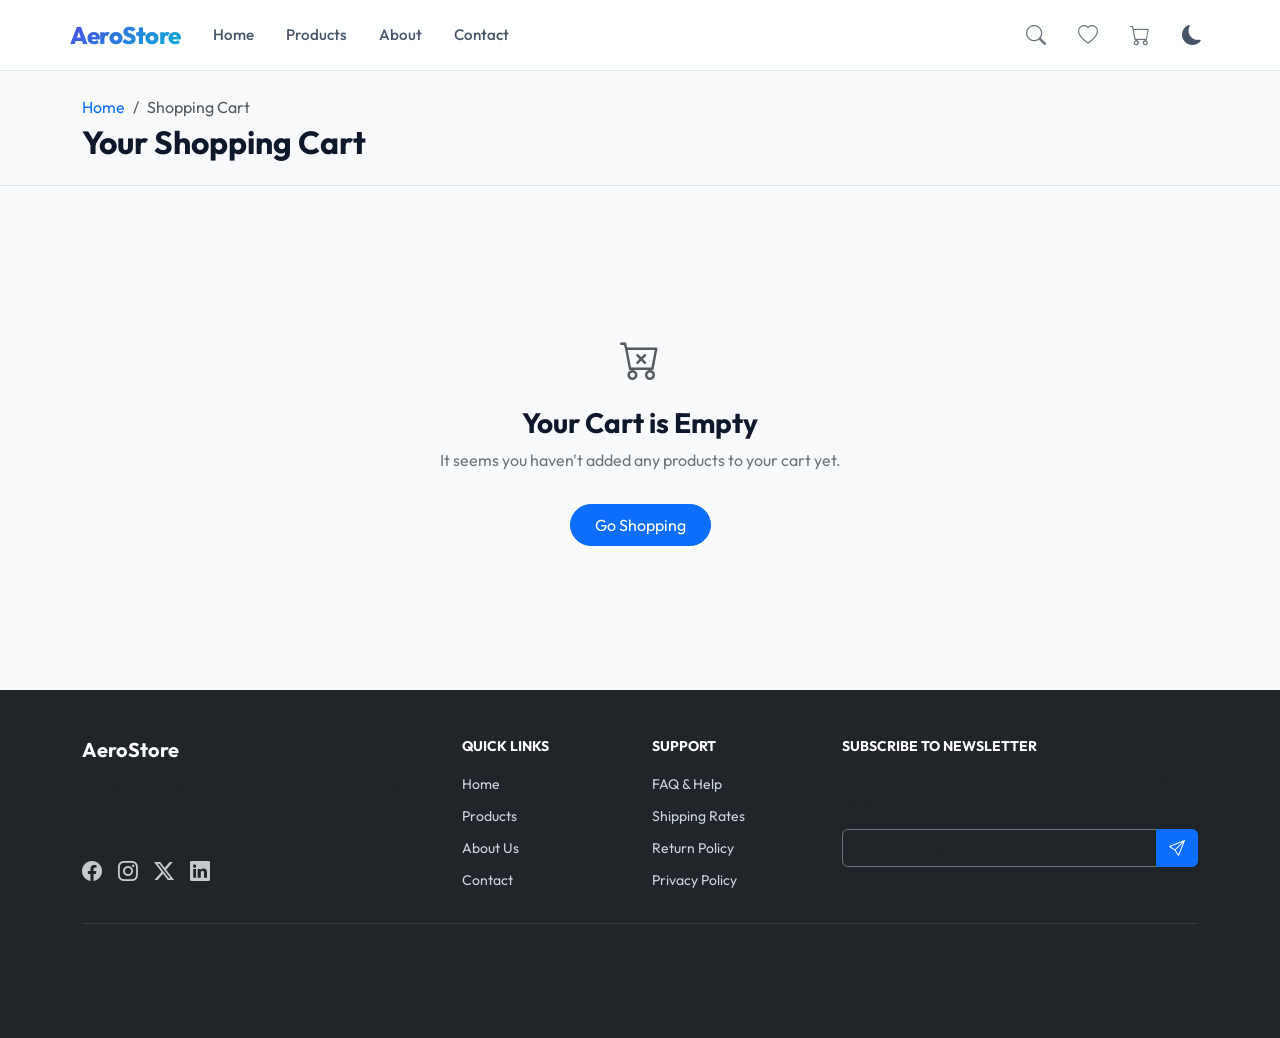
<file: cart.html>
<!DOCTYPE html>
<html lang="en" data-bs-theme="light">
<head>
  <meta charset="UTF-8">
  <meta name="viewport" content="width=device-width, initial-scale=1.0">
  <title>AeroStore - Shopping Cart</title>
  <meta name="description" content="Manage your shopping cart items, modify item quantities, remove products, and complete checkout.">
  
  <!-- Google Fonts -->
  <link rel="preconnect" href="https://fonts.googleapis.com">
  <link rel="preconnect" href="https://fonts.gstatic.com" crossorigin>
  <link href="https://fonts.googleapis.com/css2?family=Outfit:wght@300;400;500;600;700;800&display=swap" rel="stylesheet">
  
  <!-- Bootstrap 5 CSS CDN -->
  <link href="https://cdn.jsdelivr.net/npm/bootstrap@5.3.2/dist/css/bootstrap.min.css" rel="stylesheet" integrity="sha384-T3c6CoIi6uLrA9TneNEoa7RxnatzjcDSCmG1MXxSR1GAsXEV/Dwwykc2MPK8M2HN" crossorigin="anonymous">
  
  <!-- Bootstrap Icons CDN -->
  <link rel="stylesheet" href="https://cdn.jsdelivr.net/npm/bootstrap-icons@1.11.1/font/bootstrap-icons.css">
  
  <!-- Custom CSS (Modular Architecture) -->
  <link rel="stylesheet" href="css/style.css">
  <link rel="stylesheet" href="css/navbar.css">
  <link rel="stylesheet" href="css/hero.css">
  <link rel="stylesheet" href="css/categories.css">
  <link rel="stylesheet" href="css/products.css">
  <link rel="stylesheet" href="css/cart.css">
  <link rel="stylesheet" href="css/wishlist.css">
  <link rel="stylesheet" href="css/about.css">
  <link rel="stylesheet" href="css/contact.css">
  <link rel="stylesheet" href="css/footer.css">
  <link rel="stylesheet" href="css/utilities.css">
  <link rel="stylesheet" href="css/responsive.css">
</head>
<body>

  <!-- Header / Navigation -->
  <header class="glass-header">
    <nav class="navbar navbar-expand-lg container">
      <div class="container-fluid px-0">
        <a class="navbar-brand" href="index.html">AeroStore</a>
        
        <div class="d-flex align-items-center gap-2 d-lg-none">
          <!-- Mobile Theme Toggle -->
          <button class="theme-toggle-btn" aria-label="Toggle Theme"><i class="bi bi-moon-fill"></i></button>
          
          <!-- Mobile Wishlist -->
          <a href="wishlist.html" class="position-relative text-secondary p-2" aria-label="Wishlist">
            <i class="bi bi-heart fs-5"></i>
            <span class="badge rounded-pill badge-cart badge-wishlist-count" style="display: none;">0</span>
          </a>
          
          <!-- Mobile Cart -->
          <a href="cart.html" class="position-relative text-secondary p-2 active" aria-label="Cart">
            <i class="bi bi-cart fs-5"></i>
            <span class="badge rounded-pill badge-cart badge-cart-count" style="display: none;">0</span>
          </a>
          
          <button class="navbar-toggler" type="button" data-bs-toggle="collapse" data-bs-target="#navbarNav" aria-controls="navbarNav" aria-expanded="false" aria-label="Toggle navigation">
            <i class="bi bi-list fs-3 text-secondary"></i>
          </button>
        </div>

        <div class="collapse navbar-collapse" id="navbarNav">
          <ul class="navbar-nav me-auto mb-2 mb-lg-0 mt-3 mt-lg-0">
            <li class="nav-item">
              <a class="nav-link" href="index.html">Home</a>
            </li>
            <li class="nav-item">
              <a class="nav-link" href="products.html">Products</a>
            </li>
            <li class="nav-item">
              <a class="nav-link" href="about.html">About</a>
            </li>
            <li class="nav-item">
              <a class="nav-link" href="contact.html">Contact</a>
            </li>
          </ul>
          
          <!-- Desktop Navbar Icons -->
          <div class="d-none d-lg-flex align-items-center gap-3">
            <a href="products.html" class="text-secondary p-2" title="Search"><i class="bi bi-search fs-5"></i></a>
            
            <a href="wishlist.html" class="position-relative text-secondary p-2" title="Wishlist">
              <i class="bi bi-heart fs-5"></i>
              <span class="badge rounded-pill badge-cart badge-wishlist-count" style="display: none;">0</span>
            </a>
            
            <a href="cart.html" class="position-relative text-secondary p-2 active" title="Cart">
              <i class="bi bi-cart fs-5"></i>
              <span class="badge rounded-pill badge-cart badge-cart-count" style="display: none;">0</span>
            </a>
            
            <button class="theme-toggle-btn" title="Toggle Theme" aria-label="Toggle Theme"><i class="bi bi-moon-fill"></i></button>
          </div>
        </div>
      </div>
    </nav>
  </header>

  <!-- Page Title -->
  <section class="py-4 bg-body-tertiary border-bottom">
    <div class="container">
      <nav aria-label="breadcrumb">
        <ol class="breadcrumb mb-1">
          <li class="breadcrumb-item"><a href="index.html" class="text-decoration-none">Home</a></li>
          <li class="breadcrumb-item active" aria-current="page">Shopping Cart</li>
        </ol>
      </nav>
      <h1 class="fw-bold mb-0 fs-2">Your Shopping Cart</h1>
    </div>
  </section>

  <!-- Cart Content Panel -->
  <main class="py-5">
    <div class="container">
      
      <!-- Cart Grid Layout -->
      <div class="row g-4" id="cart-main-row">
        
        <!-- Left: Items list -->
        <div class="col-lg-8">
          <div class="cart-table-container shadow-sm p-4 bg-body">
            
            <!-- Table Header (hidden on mobile) -->
            <div class="row d-none d-md-flex pb-3 border-bottom text-muted small fw-bold">
              <div class="col-md-6">Product Description</div>
              <div class="col-md-2 text-center">Unit Price</div>
              <div class="col-md-2 text-center">Quantity</div>
              <div class="col-md-2 text-end">Total Price</div>
            </div>

            <!-- Cart Items Holder -->
            <div id="cart-items-holder">
              <!-- Dynamically populated via js/cart.js -->
            </div>

          </div>
        </div>

        <!-- Right: Order Summary Sidebar -->
        <div class="col-lg-4">
          <div class="summary-card shadow-sm">
            <h4 class="fw-bold mb-4">Order Summary</h4>
            
            <div class="d-flex justify-content-between mb-2">
              <span class="text-secondary">Subtotal</span>
              <span class="fw-bold" id="cart-subtotal">$0.00</span>
            </div>
            
            <div class="d-flex justify-content-between mb-2">
              <span class="text-secondary">Shipping</span>
              <span class="fw-bold" id="cart-shipping">$0.00</span>
            </div>
            
            <div class="d-flex justify-content-between mb-2">
              <span class="text-secondary">Estimated Tax (8%)</span>
              <span class="fw-bold" id="cart-tax">$0.00</span>
            </div>

            <!-- Promo code input -->
            <div class="my-4">
              <label for="promo-input" class="form-label fw-semibold text-secondary small">Promo Code (Try: SAVE10)</label>
              <div class="input-group">
                <input type="text" id="promo-input" class="form-control" placeholder="Discount code">
                <button class="btn btn-outline-secondary" type="button" id="promo-btn">Apply</button>
              </div>
              <div class="form-text text-success small d-none" id="promo-feedback">Promo code applied successfully (10% Off)!</div>
            </div>

            <hr class="border-light-subtle my-3">

            <div class="d-flex justify-content-between align-items-center mb-4">
              <span class="fw-bold fs-5">Estimated Total</span>
              <span class="fw-bold fs-4 text-primary" id="cart-total">$0.00</span>
            </div>

            <button class="btn btn-primary w-100 btn-lg rounded-pill" id="btn-proceed-checkout">
              Proceed to Checkout <i class="bi bi-arrow-right ms-2"></i>
            </button>
          </div>
        </div>

      </div>

      <!-- Empty State -->
      <div class="text-center py-5 my-5 d-none" id="cart-empty-state">
        <i class="bi bi-cart-x fs-1 text-muted d-block mb-3"></i>
        <h3 class="fw-bold">Your Cart is Empty</h3>
        <p class="text-secondary">It seems you haven't added any products to your cart yet.</p>
        <a href="products.html" class="btn btn-primary rounded-pill mt-3 px-4 py-2">Go Shopping</a>
      </div>

    </div>
  </main>

  <!-- Checkout Modal (Mock Details Form) -->
  <div class="modal fade" id="checkoutModal" tabindex="-1" aria-labelledby="checkoutModalLabel" aria-hidden="true">
    <div class="modal-dialog modal-dialog-centered modal-lg">
      <div class="modal-content border-0 glass-card shadow-lg">
        <div class="modal-header border-bottom">
          <h5 class="modal-title fw-bold" id="checkoutModalLabel"><i class="bi bi-credit-card me-2 text-primary"></i>Checkout Shipping & Payment</h5>
          <button type="button" class="btn-close" data-bs-dismiss="modal" aria-label="Close"></button>
        </div>
        <div class="modal-body p-4">
          <form id="checkout-form" class="needs-validation" novalidate>
            <div class="row g-3">
              
              <!-- Personal Info -->
              <h6 class="fw-bold text-primary mb-1 mt-0">Customer details</h6>
              <div class="col-sm-6">
                <label for="c-first-name" class="form-label small">First Name</label>
                <input type="text" class="form-control" id="c-first-name" placeholder="John" required>
                <div class="invalid-feedback">First name is required.</div>
              </div>
              <div class="col-sm-6">
                <label for="c-last-name" class="form-label small">Last Name</label>
                <input type="text" class="form-control" id="c-last-name" placeholder="Doe" required>
                <div class="invalid-feedback">Last name is required.</div>
              </div>
              <div class="col-12">
                <label for="c-email" class="form-label small">Email Address</label>
                <input type="email" class="form-control" id="c-email" placeholder="john@example.com" required>
                <div class="invalid-feedback">Please enter a valid email address.</div>
              </div>

              <!-- Shipping Info -->
              <h6 class="fw-bold text-primary mb-1 mt-3">Shipping Address</h6>
              <div class="col-12">
                <label for="c-address" class="form-label small">Street Address</label>
                <input type="text" class="form-control" id="c-address" placeholder="123 Main St" required>
                <div class="invalid-feedback">Please enter your shipping address.</div>
              </div>
              <div class="col-sm-6">
                <label for="c-city" class="form-label small">City</label>
                <input type="text" class="form-control" id="c-city" placeholder="San Francisco" required>
                <div class="invalid-feedback">City is required.</div>
              </div>
              <div class="col-sm-3">
                <label for="c-state" class="form-label small">State</label>
                <input type="text" class="form-control" id="c-state" placeholder="CA" required>
                <div class="invalid-feedback">State required.</div>
              </div>
              <div class="col-sm-3">
                <label for="c-zip" class="form-label small">Zip Code</label>
                <input type="text" class="form-control" id="c-zip" placeholder="94111" required>
                <div class="invalid-feedback">Zip required.</div>
              </div>

              <!-- Payment details -->
              <h6 class="fw-bold text-primary mb-1 mt-3">Payment Info</h6>
              <div class="col-12">
                <label for="c-card-name" class="form-label small">Name on Card</label>
                <input type="text" class="form-control" id="c-card-name" placeholder="John Doe" required>
                <div class="invalid-feedback">Name on card is required.</div>
              </div>
              <div class="col-md-6">
                <label for="c-card-number" class="form-label small">Credit Card Number</label>
                <input type="text" class="form-control" id="c-card-number" placeholder="1111-2222-3333-4444" required pattern="\d{4}-\d{4}-\d{4}-\d{4}">
                <div class="form-text text-muted small">Format: 1111-2222-3333-4444</div>
                <div class="invalid-feedback">Enter card number in 16-digit dashed format.</div>
              </div>
              <div class="col-md-3 col-6">
                <label for="c-card-exp" class="form-label small">Expiration</label>
                <input type="text" class="form-control" id="c-card-exp" placeholder="MM/YY" required pattern="\d{2}/\d{2}">
                <div class="invalid-feedback">Format MM/YY required.</div>
              </div>
              <div class="col-md-3 col-6">
                <label for="c-card-cvv" class="form-label small">CVV</label>
                <input type="text" class="form-control" id="c-card-cvv" placeholder="123" required pattern="\d{3}">
                <div class="invalid-feedback">3-digit CVV required.</div>
              </div>

            </div>

            <hr class="border-light-subtle my-4">

            <div class="d-flex gap-3 justify-content-end">
              <button type="button" class="btn btn-outline-secondary rounded-pill" data-bs-dismiss="modal">Cancel</button>
              <button type="submit" class="btn btn-primary rounded-pill px-4" id="btn-submit-checkout">Place Order</button>
            </div>
          </form>
        </div>
      </div>
    </div>
  </div>

  <!-- Footer -->
  <footer class="bg-dark text-light py-5">
    <div class="container">
      <div class="row g-4">
        <div class="col-lg-4 col-md-6">
          <h5 class="fw-bold text-white mb-3">AeroStore</h5>
          <p class="text-muted small">Elevating your lifestyle through curated high-quality products. Experiential E-Commerce engineered for modern users.</p>
          <div class="d-flex gap-3 mt-3">
            <a href="#" class="text-white opacity-75 hover-primary"><i class="bi bi-facebook fs-5"></i></a>
            <a href="#" class="text-white opacity-75 hover-primary"><i class="bi bi-instagram fs-5"></i></a>
            <a href="#" class="text-white opacity-75 hover-primary"><i class="bi bi-twitter-x fs-5"></i></a>
            <a href="#" class="text-white opacity-75 hover-primary"><i class="bi bi-linkedin fs-5"></i></a>
          </div>
        </div>
        <div class="col-lg-2 col-md-6">
          <h6 class="text-uppercase fw-bold text-white mb-3 small">Quick Links</h6>
          <ul class="list-unstyled mb-0">
            <li class="mb-2"><a href="index.html" class="small">Home</a></li>
            <li class="mb-2"><a href="products.html" class="small">Products</a></li>
            <li class="mb-2"><a href="about.html" class="small">About Us</a></li>
            <li class="mb-2"><a href="contact.html" class="small">Contact</a></li>
          </ul>
        </div>
        <div class="col-lg-2 col-md-6">
          <h6 class="text-uppercase fw-bold text-white mb-3 small">Support</h6>
          <ul class="list-unstyled mb-0">
            <li class="mb-2"><a href="#" class="small">FAQ & Help</a></li>
            <li class="mb-2"><a href="#" class="small">Shipping Rates</a></li>
            <li class="mb-2"><a href="#" class="small">Return Policy</a></li>
            <li class="mb-2"><a href="#" class="small">Privacy Policy</a></li>
          </ul>
        </div>
        <div class="col-lg-4 col-md-6">
          <h6 class="text-uppercase fw-bold text-white mb-3 small">Subscribe to Newsletter</h6>
          <p class="text-muted small">Stay updated on our latest product drops and exclusive sales.</p>
          <div class="input-group mb-3">
            <input type="email" class="form-control bg-transparent border-secondary text-white small" placeholder="Enter your email" aria-label="Enter your email">
            <button class="btn btn-primary" type="button"><i class="bi bi-send"></i></button>
          </div>
        </div>
      </div>
      <hr class="border-secondary my-4">
      <div class="row align-items-center">
        <div class="col-md-6 text-center text-md-start">
          <p class="mb-0 text-muted small">&copy; 2026 AeroStore. All rights reserved.</p>
        </div>
        <div class="col-md-6 text-center text-md-end mt-2 mt-md-0">
          <div class="d-inline-flex gap-3">
            <i class="bi bi-cc-visa text-muted fs-4"></i>
            <i class="bi bi-cc-mastercard text-muted fs-4"></i>
            <i class="bi bi-paypal text-muted fs-4"></i>
          </div>
        </div>
      </div>
    </div>
  </footer>

  <!-- Bootstrap 5 Bundle JS CDN (including Popper) -->
  <script src="https://cdn.jsdelivr.net/npm/bootstrap@5.3.2/dist/js/bootstrap.bundle.min.js" integrity="sha384-C6RzsynM9kWDrMNeT87bh95OGNyZPhcTNXj1NW7RuBCsyN/o0jlpcV8Qyq46cDfL" crossorigin="anonymous"></script>
  
  <!-- Products Mock Data -->
  <script src="js/products-data.js"></script>
  
  <!-- Core Main JS -->
  <script src="js/main.js"></script>
  
  <!-- Page Specific JS -->
  <script src="js/cart.js"></script>
</body>
</html>
</file>
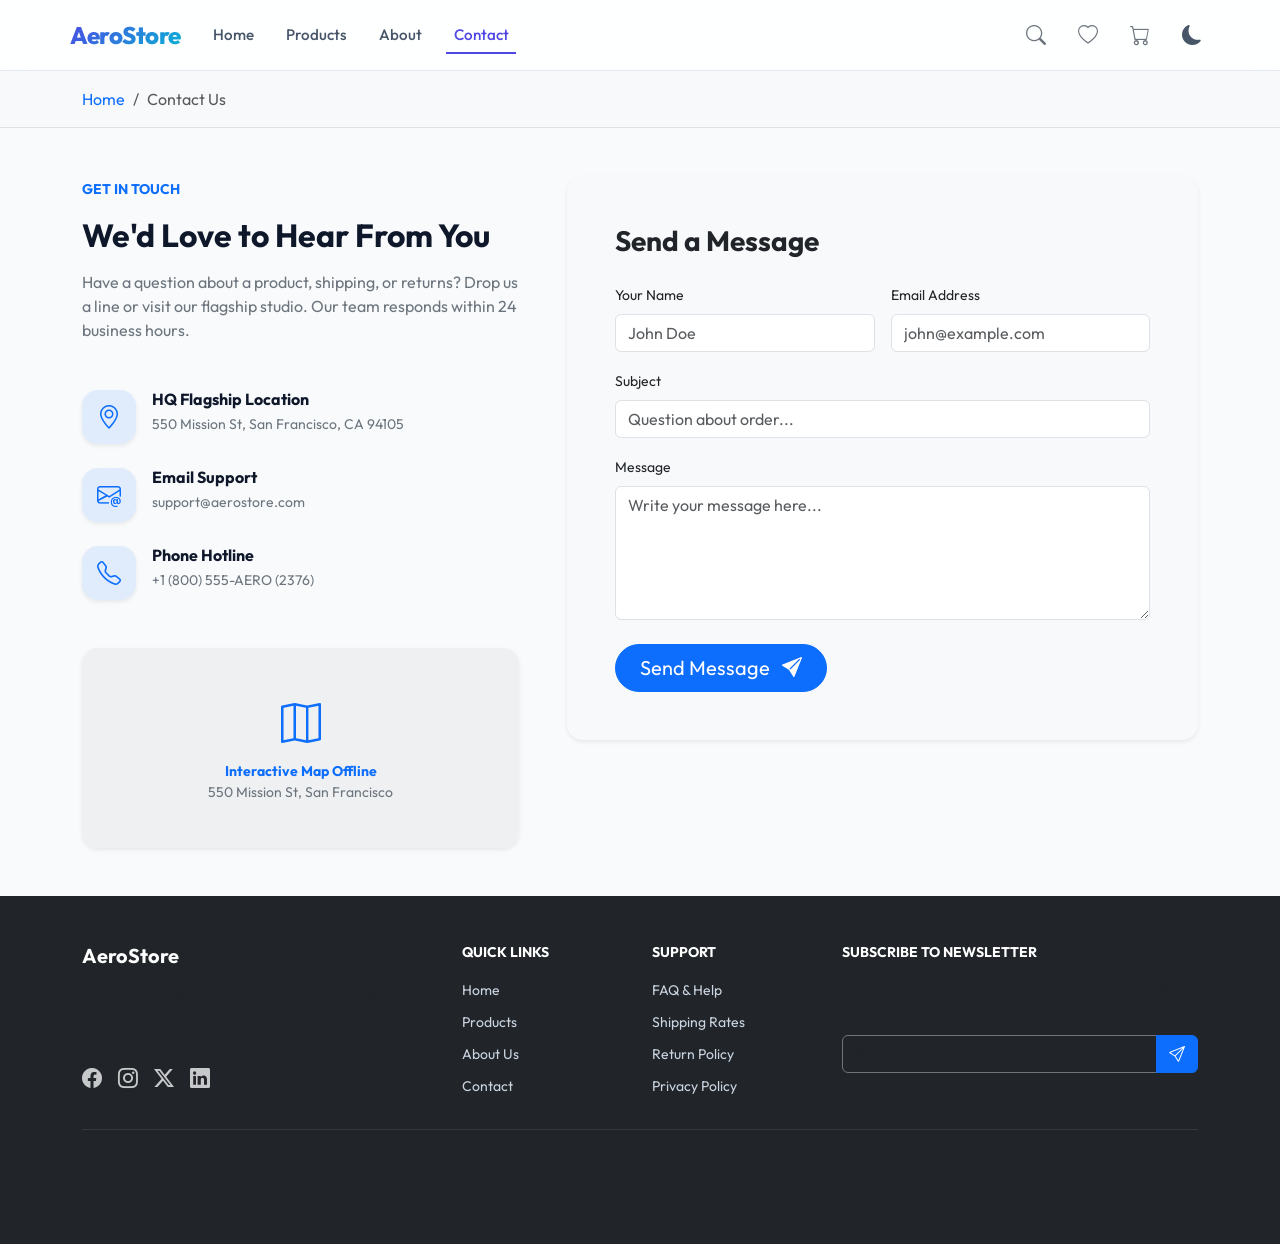
<file: contact.html>
<!DOCTYPE html>
<html lang="en" data-bs-theme="light">
<head>
  <meta charset="UTF-8">
  <meta name="viewport" content="width=device-width, initial-scale=1.0">
  <title>AeroStore - Contact Us</title>
  <meta name="description" content="Reach out to the AeroStore customer experience team. Send us a message, find our office coordinates, or dial support.">
  
  <!-- Google Fonts -->
  <link rel="preconnect" href="https://fonts.googleapis.com">
  <link rel="preconnect" href="https://fonts.gstatic.com" crossorigin>
  <link href="https://fonts.googleapis.com/css2?family=Outfit:wght@300;400;500;600;700;800&display=swap" rel="stylesheet">
  
  <!-- Bootstrap 5 CSS CDN -->
  <link href="https://cdn.jsdelivr.net/npm/bootstrap@5.3.2/dist/css/bootstrap.min.css" rel="stylesheet" integrity="sha384-T3c6CoIi6uLrA9TneNEoa7RxnatzjcDSCmG1MXxSR1GAsXEV/Dwwykc2MPK8M2HN" crossorigin="anonymous">
  
  <!-- Bootstrap Icons CDN -->
  <link rel="stylesheet" href="https://cdn.jsdelivr.net/npm/bootstrap-icons@1.11.1/font/bootstrap-icons.css">
  
  <!-- Custom CSS (Modular Architecture) -->
  <link rel="stylesheet" href="css/style.css">
  <link rel="stylesheet" href="css/navbar.css">
  <link rel="stylesheet" href="css/hero.css">
  <link rel="stylesheet" href="css/categories.css">
  <link rel="stylesheet" href="css/products.css">
  <link rel="stylesheet" href="css/cart.css">
  <link rel="stylesheet" href="css/wishlist.css">
  <link rel="stylesheet" href="css/about.css">
  <link rel="stylesheet" href="css/contact.css">
  <link rel="stylesheet" href="css/footer.css">
  <link rel="stylesheet" href="css/utilities.css">
  <link rel="stylesheet" href="css/responsive.css">
</head>
<body>

  <!-- Header / Navigation -->
  <header class="glass-header">
    <nav class="navbar navbar-expand-lg container">
      <div class="container-fluid px-0">
        <a class="navbar-brand" href="index.html">AeroStore</a>
        
        <div class="d-flex align-items-center gap-2 d-lg-none">
          <!-- Mobile Theme Toggle -->
          <button class="theme-toggle-btn" aria-label="Toggle Theme"><i class="bi bi-moon-fill"></i></button>
          
          <!-- Mobile Wishlist -->
          <a href="wishlist.html" class="position-relative text-secondary p-2" aria-label="Wishlist">
            <i class="bi bi-heart fs-5"></i>
            <span class="badge rounded-pill badge-cart badge-wishlist-count" style="display: none;">0</span>
          </a>
          
          <!-- Mobile Cart -->
          <a href="cart.html" class="position-relative text-secondary p-2" aria-label="Cart">
            <i class="bi bi-cart fs-5"></i>
            <span class="badge rounded-pill badge-cart badge-cart-count" style="display: none;">0</span>
          </a>
          
          <button class="navbar-toggler" type="button" data-bs-toggle="collapse" data-bs-target="#navbarNav" aria-controls="navbarNav" aria-expanded="false" aria-label="Toggle navigation">
            <i class="bi bi-list fs-3 text-secondary"></i>
          </button>
        </div>

        <div class="collapse navbar-collapse" id="navbarNav">
          <ul class="navbar-nav me-auto mb-2 mb-lg-0 mt-3 mt-lg-0">
            <li class="nav-item">
              <a class="nav-link" href="index.html">Home</a>
            </li>
            <li class="nav-item">
              <a class="nav-link" href="products.html">Products</a>
            </li>
            <li class="nav-item">
              <a class="nav-link" href="about.html">About</a>
            </li>
            <li class="nav-item">
              <a class="nav-link active" aria-current="page" href="contact.html">Contact</a>
            </li>
          </ul>
          
          <!-- Desktop Navbar Icons -->
          <div class="d-none d-lg-flex align-items-center gap-3">
            <a href="products.html" class="text-secondary p-2" title="Search"><i class="bi bi-search fs-5"></i></a>
            
            <a href="wishlist.html" class="position-relative text-secondary p-2" title="Wishlist">
              <i class="bi bi-heart fs-5"></i>
              <span class="badge rounded-pill badge-cart badge-wishlist-count" style="display: none;">0</span>
            </a>
            
            <a href="cart.html" class="position-relative text-secondary p-2" title="Cart">
              <i class="bi bi-cart fs-5"></i>
              <span class="badge rounded-pill badge-cart badge-cart-count" style="display: none;">0</span>
            </a>
            
            <button class="theme-toggle-btn" title="Toggle Theme" aria-label="Toggle Theme"><i class="bi bi-moon-fill"></i></button>
          </div>
        </div>
      </div>
    </nav>
  </header>

  <!-- Breadcrumb -->
  <section class="py-3 bg-body-tertiary border-bottom">
    <div class="container">
      <nav aria-label="breadcrumb">
        <ol class="breadcrumb mb-0">
          <li class="breadcrumb-item"><a href="index.html" class="text-decoration-none">Home</a></li>
          <li class="breadcrumb-item active" aria-current="page">Contact Us</li>
        </ol>
      </nav>
    </div>
  </section>

  <!-- Main Content Contact Section -->
  <main class="py-5">
    <div class="container">
      <div class="row g-5">
        
        <!-- Left: Contact Details -->
        <div class="col-lg-5">
          <span class="text-primary fw-bold text-uppercase small tracking-wider">Get in Touch</span>
          <h1 class="fw-bold my-3 fs-2">We'd Love to Hear From You</h1>
          <p class="text-secondary mb-5">Have a question about a product, shipping, or returns? Drop us a line or visit our flagship studio. Our team responds within 24 business hours.</p>

          <div class="d-flex gap-3 mb-4">
            <div class="d-inline-flex align-items-center justify-content-center bg-primary bg-opacity-10 text-primary rounded-4 shadow-sm" style="width: 54px; height: 54px; flex-shrink: 0;">
              <i class="bi bi-geo-alt fs-4"></i>
            </div>
            <div>
              <h5 class="fw-bold mb-1 fs-6">HQ Flagship Location</h5>
              <p class="text-secondary small mb-0">550 Mission St, San Francisco, CA 94105</p>
            </div>
          </div>

          <div class="d-flex gap-3 mb-4">
            <div class="d-inline-flex align-items-center justify-content-center bg-primary bg-opacity-10 text-primary rounded-4 shadow-sm" style="width: 54px; height: 54px; flex-shrink: 0;">
              <i class="bi bi-envelope-at fs-4"></i>
            </div>
            <div>
              <h5 class="fw-bold mb-1 fs-6">Email Support</h5>
              <p class="text-secondary small mb-0">support@aerostore.com</p>
            </div>
          </div>

          <div class="d-flex gap-3 mb-5">
            <div class="d-inline-flex align-items-center justify-content-center bg-primary bg-opacity-10 text-primary rounded-4 shadow-sm" style="width: 54px; height: 54px; flex-shrink: 0;">
              <i class="bi bi-telephone fs-4"></i>
            </div>
            <div>
              <h5 class="fw-bold mb-1 fs-6">Phone Hotline</h5>
              <p class="text-secondary small mb-0">+1 (800) 555-AERO (2376)</p>
            </div>
          </div>

          <!-- Mini Map representation -->
          <div class="card border-0 glass-card rounded-4 overflow-hidden shadow-sm" style="height: 200px;">
            <div class="w-100 h-100 bg-secondary bg-opacity-10 d-flex flex-column align-items-center justify-content-center text-center p-4">
              <i class="bi bi-map fs-1 text-primary mb-2"></i>
              <span class="fw-bold small text-primary">Interactive Map Offline</span>
              <span class="text-secondary small">550 Mission St, San Francisco</span>
            </div>
          </div>

        </div>

        <!-- Right: Contact Form -->
        <div class="col-lg-7">
          <div class="card border-0 bg-body-tertiary p-4 p-md-5 rounded-4 shadow-sm">
            <h3 class="fw-bold mb-4">Send a Message</h3>
            
            <form id="contact-form" class="needs-validation" novalidate>
              <div class="row g-3">
                
                <div class="col-sm-6">
                  <label for="contact-name" class="form-label small">Your Name</label>
                  <input type="text" class="form-control" id="contact-name" placeholder="John Doe" required>
                  <div class="invalid-feedback">Please enter your name.</div>
                </div>

                <div class="col-sm-6">
                  <label for="contact-email" class="form-label small">Email Address</label>
                  <input type="email" class="form-control" id="contact-email" placeholder="john@example.com" required>
                  <div class="invalid-feedback">Please enter a valid email address.</div>
                </div>

                <div class="col-12">
                  <label for="contact-subject" class="form-label small">Subject</label>
                  <input type="text" class="form-control" id="contact-subject" placeholder="Question about order..." required>
                  <div class="invalid-feedback">Please specify a subject.</div>
                </div>

                <div class="col-12">
                  <label for="contact-message" class="form-label small">Message</label>
                  <textarea class="form-control" id="contact-message" rows="5" placeholder="Write your message here..." required minlength="10"></textarea>
                  <div class="invalid-feedback">Please write a message (minimum 10 characters).</div>
                </div>

                <div class="col-12 mt-4">
                  <button type="submit" class="btn btn-primary btn-lg rounded-pill px-4" id="contact-submit-btn">
                    Send Message <i class="bi bi-send-fill ms-2"></i>
                  </button>
                </div>

              </div>
            </form>
          </div>
        </div>

      </div>
    </div>
  </main>

  <!-- Footer -->
  <footer class="bg-dark text-light py-5">
    <div class="container">
      <div class="row g-4">
        <div class="col-lg-4 col-md-6">
          <h5 class="fw-bold text-white mb-3">AeroStore</h5>
          <p class="text-muted small">Elevating your lifestyle through curated high-quality products. Experiential E-Commerce engineered for modern users.</p>
          <div class="d-flex gap-3 mt-3">
            <a href="#" class="text-white opacity-75 hover-primary"><i class="bi bi-facebook fs-5"></i></a>
            <a href="#" class="text-white opacity-75 hover-primary"><i class="bi bi-instagram fs-5"></i></a>
            <a href="#" class="text-white opacity-75 hover-primary"><i class="bi bi-twitter-x fs-5"></i></a>
            <a href="#" class="text-white opacity-75 hover-primary"><i class="bi bi-linkedin fs-5"></i></a>
          </div>
        </div>
        <div class="col-lg-2 col-md-6">
          <h6 class="text-uppercase fw-bold text-white mb-3 small">Quick Links</h6>
          <ul class="list-unstyled mb-0">
            <li class="mb-2"><a href="index.html" class="small">Home</a></li>
            <li class="mb-2"><a href="products.html" class="small">Products</a></li>
            <li class="mb-2"><a href="about.html" class="small">About Us</a></li>
            <li class="mb-2"><a href="contact.html" class="small">Contact</a></li>
          </ul>
        </div>
        <div class="col-lg-2 col-md-6">
          <h6 class="text-uppercase fw-bold text-white mb-3 small">Support</h6>
          <ul class="list-unstyled mb-0">
            <li class="mb-2"><a href="#" class="small">FAQ & Help</a></li>
            <li class="mb-2"><a href="#" class="small">Shipping Rates</a></li>
            <li class="mb-2"><a href="#" class="small">Return Policy</a></li>
            <li class="mb-2"><a href="#" class="small">Privacy Policy</a></li>
          </ul>
        </div>
        <div class="col-lg-4 col-md-6">
          <h6 class="text-uppercase fw-bold text-white mb-3 small">Subscribe to Newsletter</h6>
          <p class="text-muted small">Stay updated on our latest product drops and exclusive sales.</p>
          <div class="input-group mb-3">
            <input type="email" class="form-control bg-transparent border-secondary text-white small" placeholder="Enter your email" aria-label="Enter your email">
            <button class="btn btn-primary" type="button"><i class="bi bi-send"></i></button>
          </div>
        </div>
      </div>
      <hr class="border-secondary my-4">
      <div class="row align-items-center">
        <div class="col-md-6 text-center text-md-start">
          <p class="mb-0 text-muted small">&copy; 2026 AeroStore. All rights reserved.</p>
        </div>
        <div class="col-md-6 text-center text-md-end mt-2 mt-md-0">
          <div class="d-inline-flex gap-3">
            <i class="bi bi-cc-visa text-muted fs-4"></i>
            <i class="bi bi-cc-mastercard text-muted fs-4"></i>
            <i class="bi bi-paypal text-muted fs-4"></i>
          </div>
        </div>
      </div>
    </div>
  </footer>

  <!-- Bootstrap 5 Bundle JS CDN (including Popper) -->
  <script src="https://cdn.jsdelivr.net/npm/bootstrap@5.3.2/dist/js/bootstrap.bundle.min.js" integrity="sha384-C6RzsynM9kWDrMNeT87bh95OGNyZPhcTNXj1NW7RuBCsyN/o0jlpcV8Qyq46cDfL" crossorigin="anonymous"></script>
  
  <!-- Products Mock Data -->
  <script src="js/products-data.js"></script>
  
  <!-- Core Main JS -->
  <script src="js/main.js"></script>
  
  <!-- Page Specific JS -->
  <script src="js/contact.js"></script>
</body>
</html>
</file>
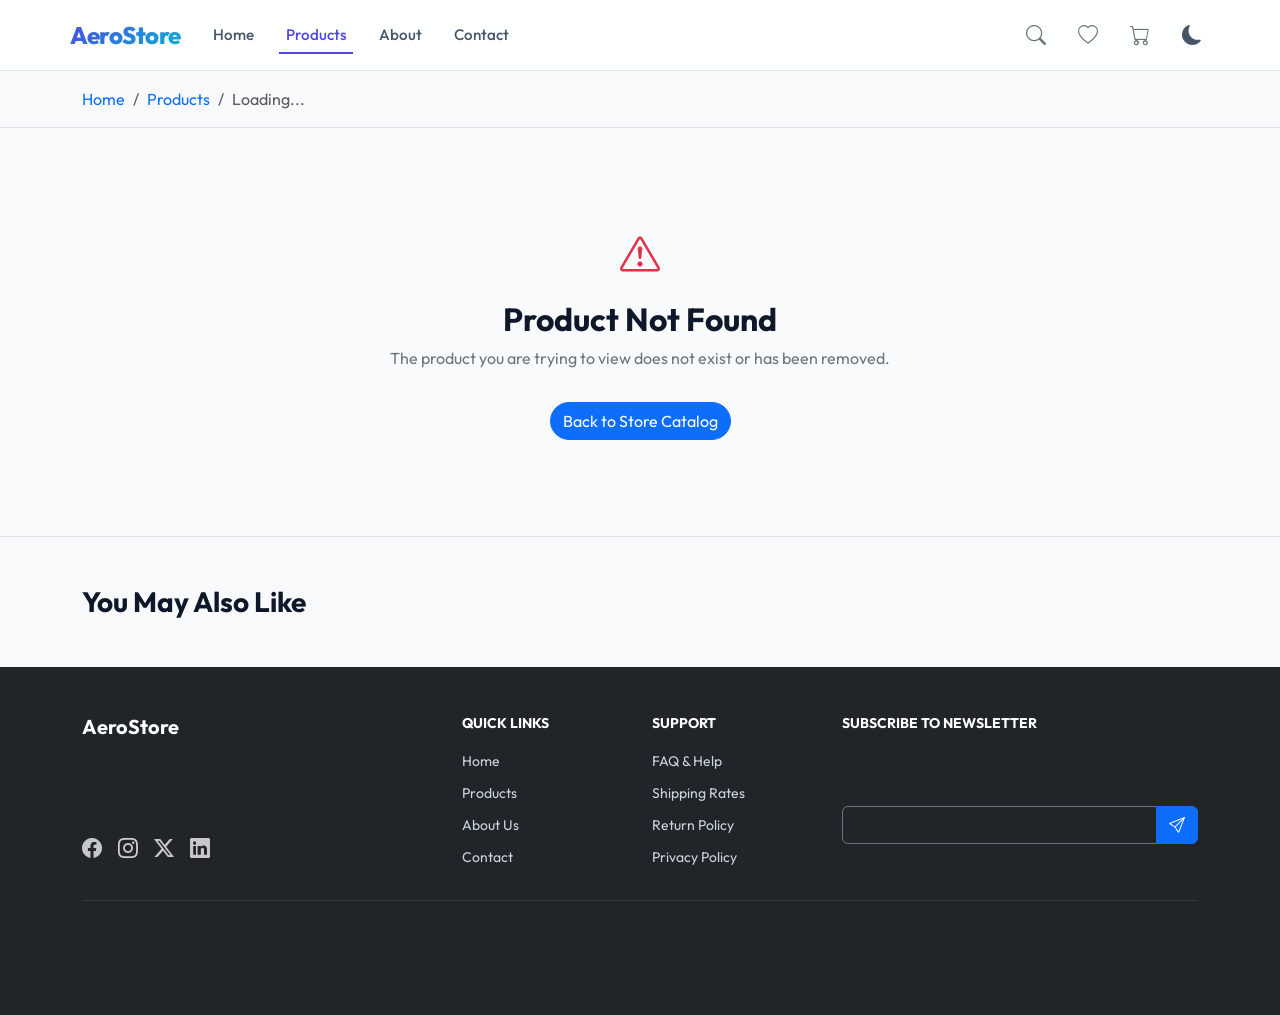
<file: product-details.html>
<!DOCTYPE html>
<html lang="en" data-bs-theme="light">
<head>
  <meta charset="UTF-8">
  <meta name="viewport" content="width=device-width, initial-scale=1.0">
  <title>AeroStore - Product Details</title>
  <meta name="description" content="View product specifications, description, features, ratings, and customer reviews. Add products directly to cart or wishlist.">
  
  <!-- Google Fonts -->
  <link rel="preconnect" href="https://fonts.googleapis.com">
  <link rel="preconnect" href="https://fonts.gstatic.com" crossorigin>
  <link href="https://fonts.googleapis.com/css2?family=Outfit:wght@300;400;500;600;700;800&display=swap" rel="stylesheet">
  
  <!-- Bootstrap 5 CSS CDN -->
  <link href="https://cdn.jsdelivr.net/npm/bootstrap@5.3.2/dist/css/bootstrap.min.css" rel="stylesheet" integrity="sha384-T3c6CoIi6uLrA9TneNEoa7RxnatzjcDSCmG1MXxSR1GAsXEV/Dwwykc2MPK8M2HN" crossorigin="anonymous">
  
  <!-- Bootstrap Icons CDN -->
  <link rel="stylesheet" href="https://cdn.jsdelivr.net/npm/bootstrap-icons@1.11.1/font/bootstrap-icons.css">
  
  <!-- Custom CSS (Modular Architecture) -->
  <link rel="stylesheet" href="css/style.css">
  <link rel="stylesheet" href="css/navbar.css">
  <link rel="stylesheet" href="css/hero.css">
  <link rel="stylesheet" href="css/categories.css">
  <link rel="stylesheet" href="css/products.css">
  <link rel="stylesheet" href="css/cart.css">
  <link rel="stylesheet" href="css/wishlist.css">
  <link rel="stylesheet" href="css/about.css">
  <link rel="stylesheet" href="css/contact.css">
  <link rel="stylesheet" href="css/footer.css">
  <link rel="stylesheet" href="css/utilities.css">
  <link rel="stylesheet" href="css/responsive.css">
</head>
<body>

  <!-- Header / Navigation -->
  <header class="glass-header">
    <nav class="navbar navbar-expand-lg container">
      <div class="container-fluid px-0">
        <a class="navbar-brand" href="index.html">AeroStore</a>
        
        <div class="d-flex align-items-center gap-2 d-lg-none">
          <!-- Mobile Theme Toggle -->
          <button class="theme-toggle-btn" aria-label="Toggle Theme"><i class="bi bi-moon-fill"></i></button>
          
          <!-- Mobile Wishlist -->
          <a href="wishlist.html" class="position-relative text-secondary p-2" aria-label="Wishlist">
            <i class="bi bi-heart fs-5"></i>
            <span class="badge rounded-pill badge-cart badge-wishlist-count" style="display: none;">0</span>
          </a>
          
          <!-- Mobile Cart -->
          <a href="cart.html" class="position-relative text-secondary p-2" aria-label="Cart">
            <i class="bi bi-cart fs-5"></i>
            <span class="badge rounded-pill badge-cart badge-cart-count" style="display: none;">0</span>
          </a>
          
          <button class="navbar-toggler" type="button" data-bs-toggle="collapse" data-bs-target="#navbarNav" aria-controls="navbarNav" aria-expanded="false" aria-label="Toggle navigation">
            <i class="bi bi-list fs-3 text-secondary"></i>
          </button>
        </div>

        <div class="collapse navbar-collapse" id="navbarNav">
          <ul class="navbar-nav me-auto mb-2 mb-lg-0 mt-3 mt-lg-0">
            <li class="nav-item">
              <a class="nav-link" href="index.html">Home</a>
            </li>
            <li class="nav-item">
              <a class="nav-link active" aria-current="page" href="products.html">Products</a>
            </li>
            <li class="nav-item">
              <a class="nav-link" href="about.html">About</a>
            </li>
            <li class="nav-item">
              <a class="nav-link" href="contact.html">Contact</a>
            </li>
          </ul>
          
          <!-- Desktop Navbar Icons -->
          <div class="d-none d-lg-flex align-items-center gap-3">
            <a href="products.html" class="text-secondary p-2" title="Search"><i class="bi bi-search fs-5"></i></a>
            
            <a href="wishlist.html" class="position-relative text-secondary p-2" title="Wishlist">
              <i class="bi bi-heart fs-5"></i>
              <span class="badge rounded-pill badge-cart badge-wishlist-count" style="display: none;">0</span>
            </a>
            
            <a href="cart.html" class="position-relative text-secondary p-2" title="Cart">
              <i class="bi bi-cart fs-5"></i>
              <span class="badge rounded-pill badge-cart badge-cart-count" style="display: none;">0</span>
            </a>
            
            <button class="theme-toggle-btn" title="Toggle Theme" aria-label="Toggle Theme"><i class="bi bi-moon-fill"></i></button>
          </div>
        </div>
      </div>
    </nav>
  </header>

  <!-- Page Breadcrumb -->
  <section class="py-3 bg-body-tertiary border-bottom">
    <div class="container">
      <nav aria-label="breadcrumb">
        <ol class="breadcrumb mb-0" id="details-breadcrumb">
          <li class="breadcrumb-item"><a href="index.html" class="text-decoration-none">Home</a></li>
          <li class="breadcrumb-item"><a href="products.html" class="text-decoration-none">Products</a></li>
          <li class="breadcrumb-item active" aria-current="page">Loading...</li>
        </ol>
      </nav>
    </div>
  </section>

  <!-- Main Details Section -->
  <main class="py-5" id="product-details-section">
    <div class="container">
      <div class="row g-5">
        
        <!-- Left: Product Image -->
        <div class="col-md-6">
          <div class="product-details-img-container">
            <img src="" alt="Product Image" id="p-detail-image" class="img-fluid">
          </div>
        </div>
        
        <!-- Right: Content Information -->
        <div class="col-md-6">
          <span class="badge bg-primary text-white rounded-pill mb-2 px-3 py-2" id="p-detail-badge" style="display: none;">NEW</span>
          <p class="text-primary fw-bold text-uppercase small tracking-wider mb-1" id="p-detail-category">Category</p>
          <h1 class="fw-bold mb-2 fs-2" id="p-detail-name">Product Name</h1>
          
          <!-- Rating -->
          <div class="d-flex align-items-center mb-3">
            <div class="rating-stars mb-0 me-2" id="p-detail-stars">
              <!-- Rendered via JS -->
            </div>
            <span class="text-secondary small" id="p-detail-rating-text">(0.0 Rating)</span>
          </div>

          <!-- Price & Stock -->
          <div class="d-flex align-items-baseline gap-3 mb-4">
            <span class="fs-3 fw-bold text-primary" id="p-detail-price">$0.00</span>
            <span class="badge bg-success-subtle text-success border border-success-subtle px-2 py-1" id="p-detail-stock">In Stock</span>
          </div>

          <!-- Description -->
          <p class="text-secondary mb-4" id="p-detail-description">
            Loading description...
          </p>

          <!-- Divider -->
          <hr class="border-light-subtle my-4">

          <!-- Add to Cart Panel -->
          <div class="d-flex flex-wrap align-items-center gap-3 mb-4">
            <!-- Qty Select -->
            <div class="qty-selector">
              <button class="qty-btn" id="qty-minus" aria-label="Decrease Quantity"><i class="bi bi-dash"></i></button>
              <input type="number" class="qty-input" id="qty-input" value="1" min="1" max="99">
              <button class="qty-btn" id="qty-plus" aria-label="Increase Quantity"><i class="bi bi-plus"></i></button>
            </div>

            <!-- Actions -->
            <button class="btn btn-primary btn-lg px-4 rounded-pill d-flex align-items-center gap-2" id="btn-add-cart-detail">
              <i class="bi bi-cart-plus fs-5"></i> Add to Cart
            </button>

            <button class="btn btn-outline-danger btn-lg px-3 rounded-circle d-flex align-items-center justify-content-center" style="width: 48px; height: 48px;" id="btn-add-wishlist-detail" aria-label="Toggle Wishlist">
              <i class="bi bi-heart"></i>
            </button>
          </div>

          <!-- Bullet Features Accordion -->
          <div class="accordion accordion-flush" id="featuresAccordion">
            <div class="accordion-item bg-transparent">
              <h2 class="accordion-header">
                <button class="accordion-button px-0 fw-semibold bg-transparent" type="button" data-bs-toggle="collapse" data-bs-target="#collapseFeatures" aria-expanded="true" aria-controls="collapseFeatures">
                  Product Features
                </button>
              </h2>
              <div id="collapseFeatures" class="accordion-collapse collapse show" data-bs-parent="#featuresAccordion">
                <div class="accordion-body px-0 py-2">
                  <ul class="list-group list-group-flush" id="p-detail-features">
                    <!-- Rendered via JS -->
                  </ul>
                </div>
              </div>
            </div>
          </div>

        </div>

      </div>
    </div>
  </main>

  <!-- Related Products -->
  <section class="py-5 bg-body-tertiary border-top">
    <div class="container">
      <h3 class="fw-bold mb-4">You May Also Like</h3>
      <div class="row g-4" id="related-products-grid">
        <!-- Related Products Rendered dynamically -->
      </div>
    </div>
  </section>

  <!-- Footer -->
  <footer class="bg-dark text-light py-5">
    <div class="container">
      <div class="row g-4">
        <div class="col-lg-4 col-md-6">
          <h5 class="fw-bold text-white mb-3">AeroStore</h5>
          <p class="text-muted small">Elevating your lifestyle through curated high-quality products. Experiential E-Commerce engineered for modern users.</p>
          <div class="d-flex gap-3 mt-3">
            <a href="#" class="text-white opacity-75 hover-primary"><i class="bi bi-facebook fs-5"></i></a>
            <a href="#" class="text-white opacity-75 hover-primary"><i class="bi bi-instagram fs-5"></i></a>
            <a href="#" class="text-white opacity-75 hover-primary"><i class="bi bi-twitter-x fs-5"></i></a>
            <a href="#" class="text-white opacity-75 hover-primary"><i class="bi bi-linkedin fs-5"></i></a>
          </div>
        </div>
        <div class="col-lg-2 col-md-6">
          <h6 class="text-uppercase fw-bold text-white mb-3 small">Quick Links</h6>
          <ul class="list-unstyled mb-0">
            <li class="mb-2"><a href="index.html" class="small">Home</a></li>
            <li class="mb-2"><a href="products.html" class="small">Products</a></li>
            <li class="mb-2"><a href="about.html" class="small">About Us</a></li>
            <li class="mb-2"><a href="contact.html" class="small">Contact</a></li>
          </ul>
        </div>
        <div class="col-lg-2 col-md-6">
          <h6 class="text-uppercase fw-bold text-white mb-3 small">Support</h6>
          <ul class="list-unstyled mb-0">
            <li class="mb-2"><a href="#" class="small">FAQ & Help</a></li>
            <li class="mb-2"><a href="#" class="small">Shipping Rates</a></li>
            <li class="mb-2"><a href="#" class="small">Return Policy</a></li>
            <li class="mb-2"><a href="#" class="small">Privacy Policy</a></li>
          </ul>
        </div>
        <div class="col-lg-4 col-md-6">
          <h6 class="text-uppercase fw-bold text-white mb-3 small">Subscribe to Newsletter</h6>
          <p class="text-muted small">Stay updated on our latest product drops and exclusive sales.</p>
          <div class="input-group mb-3">
            <input type="email" class="form-control bg-transparent border-secondary text-white small" placeholder="Enter your email" aria-label="Enter your email">
            <button class="btn btn-primary" type="button"><i class="bi bi-send"></i></button>
          </div>
        </div>
      </div>
      <hr class="border-secondary my-4">
      <div class="row align-items-center">
        <div class="col-md-6 text-center text-md-start">
          <p class="mb-0 text-muted small">&copy; 2026 AeroStore. All rights reserved.</p>
        </div>
        <div class="col-md-6 text-center text-md-end mt-2 mt-md-0">
          <div class="d-inline-flex gap-3">
            <i class="bi bi-cc-visa text-muted fs-4"></i>
            <i class="bi bi-cc-mastercard text-muted fs-4"></i>
            <i class="bi bi-paypal text-muted fs-4"></i>
          </div>
        </div>
      </div>
    </div>
  </footer>

  <!-- Bootstrap 5 Bundle JS CDN (including Popper) -->
  <script src="https://cdn.jsdelivr.net/npm/bootstrap@5.3.2/dist/js/bootstrap.bundle.min.js" integrity="sha384-C6RzsynM9kWDrMNeT87bh95OGNyZPhcTNXj1NW7RuBCsyN/o0jlpcV8Qyq46cDfL" crossorigin="anonymous"></script>
  
  <!-- Products Mock Data -->
  <script src="js/products-data.js"></script>
  
  <!-- Core Main JS -->
  <script src="js/main.js"></script>
  
  <!-- Page Specific JS -->
  <script src="js/product-details.js"></script>
</body>
</html>
</file>
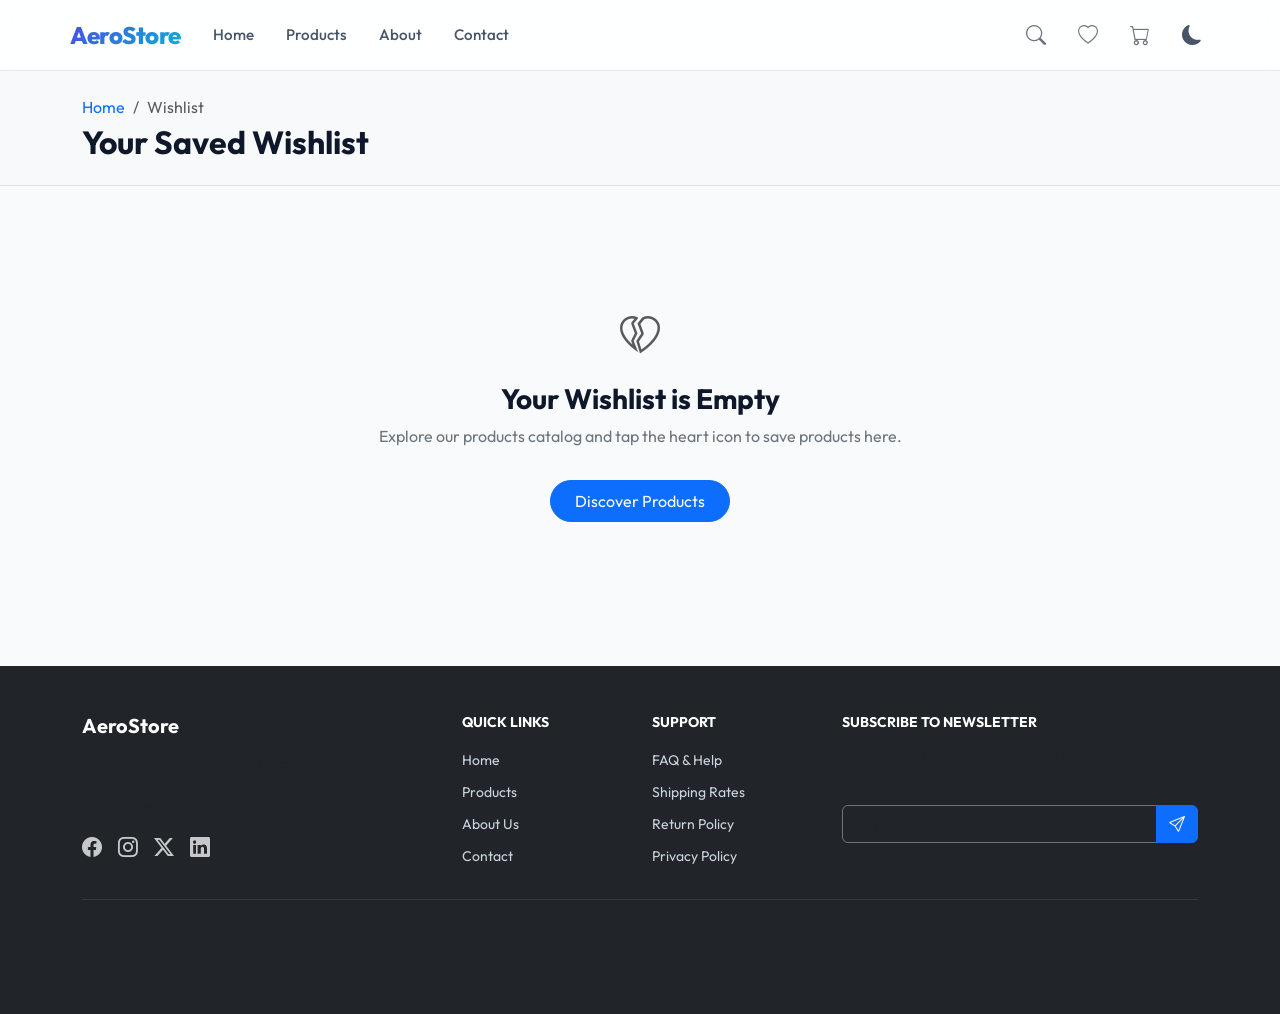
<file: wishlist.html>
<!DOCTYPE html>
<html lang="en" data-bs-theme="light">
<head>
  <meta charset="UTF-8">
  <meta name="viewport" content="width=device-width, initial-scale=1.0">
  <title>AeroStore - Your Wishlist</title>
  <meta name="description" content="Manage your saved E-Commerce products. Transfer favorite items to shopping cart, or clear items from your wishlist.">
  
  <!-- Google Fonts -->
  <link rel="preconnect" href="https://fonts.googleapis.com">
  <link rel="preconnect" href="https://fonts.gstatic.com" crossorigin>
  <link href="https://fonts.googleapis.com/css2?family=Outfit:wght@300;400;500;600;700;800&display=swap" rel="stylesheet">
  
  <!-- Bootstrap 5 CSS CDN -->
  <link href="https://cdn.jsdelivr.net/npm/bootstrap@5.3.2/dist/css/bootstrap.min.css" rel="stylesheet" integrity="sha384-T3c6CoIi6uLrA9TneNEoa7RxnatzjcDSCmG1MXxSR1GAsXEV/Dwwykc2MPK8M2HN" crossorigin="anonymous">
  
  <!-- Bootstrap Icons CDN -->
  <link rel="stylesheet" href="https://cdn.jsdelivr.net/npm/bootstrap-icons@1.11.1/font/bootstrap-icons.css">
  
  <!-- Custom CSS (Modular Architecture) -->
  <link rel="stylesheet" href="css/style.css">
  <link rel="stylesheet" href="css/navbar.css">
  <link rel="stylesheet" href="css/hero.css">
  <link rel="stylesheet" href="css/categories.css">
  <link rel="stylesheet" href="css/products.css">
  <link rel="stylesheet" href="css/cart.css">
  <link rel="stylesheet" href="css/wishlist.css">
  <link rel="stylesheet" href="css/about.css">
  <link rel="stylesheet" href="css/contact.css">
  <link rel="stylesheet" href="css/footer.css">
  <link rel="stylesheet" href="css/utilities.css">
  <link rel="stylesheet" href="css/responsive.css">
</head>
<body>

  <!-- Header / Navigation -->
  <header class="glass-header">
    <nav class="navbar navbar-expand-lg container">
      <div class="container-fluid px-0">
        <a class="navbar-brand" href="index.html">AeroStore</a>
        
        <div class="d-flex align-items-center gap-2 d-lg-none">
          <!-- Mobile Theme Toggle -->
          <button class="theme-toggle-btn" aria-label="Toggle Theme"><i class="bi bi-moon-fill"></i></button>
          
          <!-- Mobile Wishlist -->
          <a href="wishlist.html" class="position-relative text-secondary p-2 active" aria-label="Wishlist">
            <i class="bi bi-heart fs-5"></i>
            <span class="badge rounded-pill badge-cart badge-wishlist-count" style="display: none;">0</span>
          </a>
          
          <!-- Mobile Cart -->
          <a href="cart.html" class="position-relative text-secondary p-2" aria-label="Cart">
            <i class="bi bi-cart fs-5"></i>
            <span class="badge rounded-pill badge-cart badge-cart-count" style="display: none;">0</span>
          </a>
          
          <button class="navbar-toggler" type="button" data-bs-toggle="collapse" data-bs-target="#navbarNav" aria-controls="navbarNav" aria-expanded="false" aria-label="Toggle navigation">
            <i class="bi bi-list fs-3 text-secondary"></i>
          </button>
        </div>

        <div class="collapse navbar-collapse" id="navbarNav">
          <ul class="navbar-nav me-auto mb-2 mb-lg-0 mt-3 mt-lg-0">
            <li class="nav-item">
              <a class="nav-link" href="index.html">Home</a>
            </li>
            <li class="nav-item">
              <a class="nav-link" href="products.html">Products</a>
            </li>
            <li class="nav-item">
              <a class="nav-link" href="about.html">About</a>
            </li>
            <li class="nav-item">
              <a class="nav-link" href="contact.html">Contact</a>
            </li>
          </ul>
          
          <!-- Desktop Navbar Icons -->
          <div class="d-none d-lg-flex align-items-center gap-3">
            <a href="products.html" class="text-secondary p-2" title="Search"><i class="bi bi-search fs-5"></i></a>
            
            <a href="wishlist.html" class="position-relative text-secondary p-2 active" title="Wishlist">
              <i class="bi bi-heart fs-5"></i>
              <span class="badge rounded-pill badge-cart badge-wishlist-count" style="display: none;">0</span>
            </a>
            
            <a href="cart.html" class="position-relative text-secondary p-2" title="Cart">
              <i class="bi bi-cart fs-5"></i>
              <span class="badge rounded-pill badge-cart badge-cart-count" style="display: none;">0</span>
            </a>
            
            <button class="theme-toggle-btn" title="Toggle Theme" aria-label="Toggle Theme"><i class="bi bi-moon-fill"></i></button>
          </div>
        </div>
      </div>
    </nav>
  </header>

  <!-- Page Title -->
  <section class="py-4 bg-body-tertiary border-bottom">
    <div class="container">
      <nav aria-label="breadcrumb">
        <ol class="breadcrumb mb-1">
          <li class="breadcrumb-item"><a href="index.html" class="text-decoration-none">Home</a></li>
          <li class="breadcrumb-item active" aria-current="page">Wishlist</li>
        </ol>
      </nav>
      <h1 class="fw-bold mb-0 fs-2">Your Saved Wishlist</h1>
    </div>
  </section>

  <!-- Wishlist Panel -->
  <main class="py-5">
    <div class="container">
      
      <!-- Wishlist Grid -->
      <div class="row g-4" id="wishlist-grid">
        <!-- Rendered dynamically via js/wishlist.js -->
      </div>

      <!-- Empty Wishlist State -->
      <div class="text-center py-5 my-5 d-none" id="wishlist-empty-state">
        <i class="bi bi-heartbreak fs-1 text-muted d-block mb-3"></i>
        <h3 class="fw-bold">Your Wishlist is Empty</h3>
        <p class="text-secondary">Explore our products catalog and tap the heart icon to save products here.</p>
        <a href="products.html" class="btn btn-primary rounded-pill mt-3 px-4 py-2">Discover Products</a>
      </div>

    </div>
  </main>

  <!-- Footer -->
  <footer class="bg-dark text-light py-5">
    <div class="container">
      <div class="row g-4">
        <div class="col-lg-4 col-md-6">
          <h5 class="fw-bold text-white mb-3">AeroStore</h5>
          <p class="text-muted small">Elevating your lifestyle through curated high-quality products. Experiential E-Commerce engineered for modern users.</p>
          <div class="d-flex gap-3 mt-3">
            <a href="#" class="text-white opacity-75 hover-primary"><i class="bi bi-facebook fs-5"></i></a>
            <a href="#" class="text-white opacity-75 hover-primary"><i class="bi bi-instagram fs-5"></i></a>
            <a href="#" class="text-white opacity-75 hover-primary"><i class="bi bi-twitter-x fs-5"></i></a>
            <a href="#" class="text-white opacity-75 hover-primary"><i class="bi bi-linkedin fs-5"></i></a>
          </div>
        </div>
        <div class="col-lg-2 col-md-6">
          <h6 class="text-uppercase fw-bold text-white mb-3 small">Quick Links</h6>
          <ul class="list-unstyled mb-0">
            <li class="mb-2"><a href="index.html" class="small">Home</a></li>
            <li class="mb-2"><a href="products.html" class="small">Products</a></li>
            <li class="mb-2"><a href="about.html" class="small">About Us</a></li>
            <li class="mb-2"><a href="contact.html" class="small">Contact</a></li>
          </ul>
        </div>
        <div class="col-lg-2 col-md-6">
          <h6 class="text-uppercase fw-bold text-white mb-3 small">Support</h6>
          <ul class="list-unstyled mb-0">
            <li class="mb-2"><a href="#" class="small">FAQ & Help</a></li>
            <li class="mb-2"><a href="#" class="small">Shipping Rates</a></li>
            <li class="mb-2"><a href="#" class="small">Return Policy</a></li>
            <li class="mb-2"><a href="#" class="small">Privacy Policy</a></li>
          </ul>
        </div>
        <div class="col-lg-4 col-md-6">
          <h6 class="text-uppercase fw-bold text-white mb-3 small">Subscribe to Newsletter</h6>
          <p class="text-muted small">Stay updated on our latest product drops and exclusive sales.</p>
          <div class="input-group mb-3">
            <input type="email" class="form-control bg-transparent border-secondary text-white small" placeholder="Enter your email" aria-label="Enter your email">
            <button class="btn btn-primary" type="button"><i class="bi bi-send"></i></button>
          </div>
        </div>
      </div>
      <hr class="border-secondary my-4">
      <div class="row align-items-center">
        <div class="col-md-6 text-center text-md-start">
          <p class="mb-0 text-muted small">&copy; 2026 AeroStore. All rights reserved.</p>
        </div>
        <div class="col-md-6 text-center text-md-end mt-2 mt-md-0">
          <div class="d-inline-flex gap-3">
            <i class="bi bi-cc-visa text-muted fs-4"></i>
            <i class="bi bi-cc-mastercard text-muted fs-4"></i>
            <i class="bi bi-paypal text-muted fs-4"></i>
          </div>
        </div>
      </div>
    </div>
  </footer>

  <!-- Bootstrap 5 Bundle JS CDN (including Popper) -->
  <script src="https://cdn.jsdelivr.net/npm/bootstrap@5.3.2/dist/js/bootstrap.bundle.min.js" integrity="sha384-C6RzsynM9kWDrMNeT87bh95OGNyZPhcTNXj1NW7RuBCsyN/o0jlpcV8Qyq46cDfL" crossorigin="anonymous"></script>
  
  <!-- Products Mock Data -->
  <script src="js/products-data.js"></script>
  
  <!-- Core Main JS -->
  <script src="js/main.js"></script>
  
  <!-- Page Specific JS -->
  <script src="js/wishlist.js"></script>
</body>
</html>
</file>
<file: css/style.css>
/* ==========================================================================
   style.css - Global Styles, Theme Variables, Typography, and Resets
   ========================================================================== */

:root {
  /* Font Family */
  --font-sans: 'Outfit', 'Inter', -apple-system, BlinkMacSystemFont, "Segoe UI", Roboto, "Helvetica Neue", Arial, sans-serif;
  
  /* Color Palette - Light Mode Default */
  --bg-primary: #f8fafc;
  --bg-surface: #ffffff;
  --bg-surface-rgb: 255, 255, 255;
  --bg-footer: #0f172a;
  
  --text-primary: #0f172a;
  --text-secondary: #475569;
  --text-muted: #64748b;
  
  --color-primary: #4f46e5;
  --color-primary-rgb: 79, 70, 229;
  --color-primary-hover: #4338ca;
  --color-secondary: #06b6d4;
  --color-secondary-hover: #0891b2;
  --color-accent: #f59e0b; /* Amber */
  --color-danger: #ef4444;
  --color-success: #10b981;
  
  --border-color: #e2e8f0;
  --border-focus: #a5b4fc;
  
  --shadow-sm: 0 1px 3px 0 rgba(0, 0, 0, 0.05);
  --shadow-md: 0 4px 6px -1px rgba(0, 0, 0, 0.05), 0 2px 4px -1px rgba(0, 0, 0, 0.03);
  --shadow-lg: 0 10px 15px -3px rgba(0, 0, 0, 0.05), 0 4px 6px -2px rgba(0, 0, 0, 0.03);
  --shadow-premium: 0 20px 25px -5px rgba(79, 70, 229, 0.05), 0 10px 10px -5px rgba(79, 70, 229, 0.02);
  
  --transition-fast: 0.2s ease;
  --transition-normal: 0.3s ease;
  --transition-slow: 0.5s ease;
  
  --border-radius-sm: 0.375rem;
  --border-radius-md: 0.75rem;
  --border-radius-lg: 1.25rem;
  --border-radius-pill: 9999px;
  
  --navbar-height: 70px;
}

/* Dark Mode Color Overrides */
[data-bs-theme="dark"] {
  --bg-primary: #0b0f19;
  --bg-surface: #111827;
  --bg-surface-rgb: 17, 24, 39;
  --bg-footer: #030712;
  
  --text-primary: #f9fafb;
  --text-secondary: #d1d5db;
  --text-muted: #9ca3af;
  
  --color-primary: #6366f1;
  --color-primary-rgb: 99, 102, 241;
  --color-primary-hover: #4f46e5;
  --color-secondary: #22d3ee;
  --color-secondary-hover: #06b6d4;
  
  --border-color: #1f2937;
  --border-focus: #4f46e5;
  
  --shadow-sm: 0 1px 2px 0 rgba(0, 0, 0, 0.5);
  --shadow-md: 0 4px 6px -1px rgba(0, 0, 0, 0.4), 0 2px 4px -1px rgba(0, 0, 0, 0.3);
  --shadow-lg: 0 10px 15px -3px rgba(0, 0, 0, 0.4), 0 4px 6px -2px rgba(0, 0, 0, 0.3);
  --shadow-premium: 0 20px 25px -5px rgba(99, 102, 241, 0.1), 0 10px 10px -5px rgba(99, 102, 241, 0.05);
}

/* --- Base & Reset Styles --- */
*, *::before, *::after {
  box-sizing: border-box;
}

body {
  margin: 0;
  padding: 0;
  font-family: var(--font-sans);
  background-color: var(--bg-primary);
  color: var(--text-primary);
  transition: background-color var(--transition-normal), color var(--transition-normal);
  min-height: 100vh;
  display: flex;
  flex-direction: column;
  overflow-x: hidden;
}

/* --- Custom Scrollbar --- */
::-webkit-scrollbar {
  width: 8px;
  height: 8px;
}
::-webkit-scrollbar-track {
  background: var(--bg-primary);
}
::-webkit-scrollbar-thumb {
  background: var(--text-muted);
  border-radius: var(--border-radius-pill);
}
::-webkit-scrollbar-thumb:hover {
  background: var(--color-primary);
}
</file>
<file: css/navbar.css>
/* ==========================================================================
   navbar.css - Header & Navigation Bar Styling
   ========================================================================== */

.glass-header {
  background: rgba(var(--bg-surface-rgb), 0.85);
  backdrop-filter: blur(12px);
  -webkit-backdrop-filter: blur(12px);
  border-bottom: 1px solid var(--border-color);
  position: sticky;
  top: 0;
  z-index: 1030;
  transition: background var(--transition-normal), border var(--transition-normal), box-shadow var(--transition-normal);
}

.glass-header.scrolled {
  box-shadow: var(--shadow-md);
}

.navbar {
  height: var(--navbar-height);
  padding: 0;
}

.navbar-brand {
  font-size: 1.5rem;
  font-weight: 800;
  letter-spacing: -0.5px;
  background: linear-gradient(135deg, var(--color-primary), var(--color-secondary));
  -webkit-background-clip: text;
  -webkit-text-fill-color: transparent;
}

.nav-link {
  color: var(--text-secondary);
  font-weight: 500;
  font-size: 0.95rem;
  padding: 0.5rem 1rem !important;
  transition: color var(--transition-fast), transform var(--transition-fast);
  position: relative;
}

.nav-link:hover, .nav-link.active {
  color: var(--color-primary) !important;
}

.nav-link::after {
  content: '';
  position: absolute;
  width: 0;
  height: 2px;
  bottom: 0;
  left: 50%;
  background-color: var(--color-primary);
  transition: width var(--transition-fast), left var(--transition-fast);
}

.nav-link:hover::after, .nav-link.active::after {
  width: 80%;
  left: 10%;
}

.navbar-toggler {
  border: none;
  padding: 0.25rem 0.5rem;
}

.navbar-toggler:focus {
  box-shadow: none;
}

/* Badge Cart & Wishlist counters on header */
.badge-cart {
  position: absolute;
  top: -2px;
  right: -2px;
  font-size: 0.65rem;
  padding: 0.25em 0.45em;
  background-color: var(--color-primary) !important;
  animation: pulse-badge 2s infinite;
}

@keyframes pulse-badge {
  0% { transform: scale(1); }
  50% { transform: scale(1.15); }
  100% { transform: scale(1); }
}

/* Theme Toggle Button */
.theme-toggle-btn {
  background: none;
  border: none;
  color: var(--text-secondary);
  font-size: 1.25rem;
  cursor: pointer;
  padding: 8px;
  border-radius: 50%;
  display: flex;
  align-items: center;
  justify-content: center;
  transition: background-color var(--transition-fast), color var(--transition-fast);
}

.theme-toggle-btn:hover {
  background-color: rgba(var(--color-primary-rgb), 0.1);
  color: var(--color-primary);
}
</file>
<file: css/hero.css>
/* ==========================================================================
   hero.css - Hero Slides, Banner Carousel, and Keyframe Animations
   ========================================================================== */

.hero-carousel .carousel-item {
  height: 600px;
  background-color: #0b0f19;
}

.hero-carousel .carousel-image-container {
  position: relative;
  width: 100%;
  height: 100%;
}

.hero-carousel .carousel-image-container::before {
  content: '';
  position: absolute;
  top: 0;
  left: 0;
  width: 100%;
  height: 100%;
  background: linear-gradient(to right, rgba(15, 23, 42, 0.9) 30%, rgba(15, 23, 42, 0.4) 60%, rgba(15, 23, 42, 0.1));
  z-index: 1;
}

.hero-carousel img {
  object-fit: cover;
  width: 100%;
  height: 100%;
  opacity: 0.85;
}

.hero-carousel .carousel-caption {
  position: absolute;
  top: 50%;
  transform: translateY(-50%);
  bottom: auto;
  left: 8%;
  right: 8%;
  text-align: left;
  z-index: 2;
  max-width: 600px;
}

.hero-title {
  font-size: 3.5rem;
  font-weight: 800;
  line-height: 1.1;
  margin-bottom: 1.5rem;
  animation: fadeInUp 0.8s ease forwards;
}

.hero-subtitle {
  font-size: 1.25rem;
  color: #cbd5e1;
  margin-bottom: 2rem;
  animation: fadeInUp 0.8s ease 0.2s forwards;
  opacity: 0;
}

.hero-btn {
  animation: fadeInUp 0.8s ease 0.4s forwards;
  opacity: 0;
}

@keyframes fadeInUp {
  from {
    opacity: 0;
    transform: translateY(20px);
  }
  to {
    opacity: 1;
    transform: translateY(0);
  }
}
</file>
<file: css/categories.css>
/* ==========================================================================
   categories.css - Featured Categories Grid Layout
   ========================================================================== */

.category-card {
  position: relative;
  border-radius: var(--border-radius-md);
  overflow: hidden;
  height: 250px;
  cursor: pointer;
  box-shadow: var(--shadow-sm);
  transition: transform var(--transition-normal), box-shadow var(--transition-normal);
}

.category-card img {
  width: 100%;
  height: 100%;
  object-fit: cover;
  transition: transform var(--transition-slow);
}

.category-overlay {
  position: absolute;
  top: 0;
  left: 0;
  width: 100%;
  height: 100%;
  background: linear-gradient(to top, rgba(15, 23, 42, 0.85) 10%, rgba(15, 23, 42, 0.2));
  display: flex;
  flex-direction: column;
  justify-content: flex-end;
  padding: 1.5rem;
  transition: background var(--transition-normal);
}

.category-card:hover {
  transform: translateY(-5px);
  box-shadow: var(--shadow-lg);
}

.category-card:hover img {
  transform: scale(1.08);
}

.category-card:hover .category-overlay {
  background: linear-gradient(to top, rgba(15, 23, 42, 0.95) 20%, rgba(15, 23, 42, 0.4));
}
</file>
<file: css/products.css>
/* ==========================================================================
   products.css - Product Cards, Search Listings, & Detail Pages
   ========================================================================== */

/* --- Product Cards --- */
.product-card {
  background-color: var(--bg-surface);
  border: 1px solid var(--border-color);
  border-radius: var(--border-radius-md);
  overflow: hidden;
  transition: transform var(--transition-normal), box-shadow var(--transition-normal), border-color var(--transition-normal);
  display: flex;
  flex-direction: column;
  height: 100%;
  position: relative;
}

.product-card:hover {
  transform: translateY(-8px);
  box-shadow: var(--shadow-premium);
  border-color: var(--color-primary);
}

.product-image-wrapper {
  position: relative;
  padding-bottom: 100%; /* Square aspect ratio */
  overflow: hidden;
  background-color: #f1f5f9;
}

[data-bs-theme="dark"] .product-image-wrapper {
  background-color: #1e293b;
}

.product-image-wrapper img {
  position: absolute;
  top: 0;
  left: 0;
  width: 100%;
  height: 100%;
  object-fit: cover;
  transition: transform var(--transition-slow);
}

.product-card:hover .product-image-wrapper img {
  transform: scale(1.08);
}

.product-badge {
  position: absolute;
  top: 12px;
  left: 12px;
  z-index: 10;
  font-size: 0.75rem;
  font-weight: 600;
  padding: 0.25rem 0.75rem;
  border-radius: var(--border-radius-pill);
}

.product-card-body {
  padding: 1.25rem;
  display: flex;
  flex-direction: column;
  flex-grow: 1;
}

.product-category {
  font-size: 0.75rem;
  text-transform: uppercase;
  letter-spacing: 0.5px;
  color: var(--text-muted);
  margin-bottom: 0.5rem;
}

.product-title {
  font-size: 1rem;
  font-weight: 600;
  line-height: 1.4;
  margin-bottom: 0.5rem;
  color: var(--text-primary);
  text-decoration: none;
  display: -webkit-box;
  -webkit-line-clamp: 2;
  -webkit-box-orient: vertical;
  overflow: hidden;
  height: 2.8rem;
}

.product-title:hover {
  color: var(--color-primary);
}

.rating-stars {
  color: var(--color-accent);
  font-size: 0.85rem;
  margin-bottom: 0.75rem;
}

.product-card-footer {
  margin-top: auto;
  display: flex;
  align-items: center;
  justify-content: space-between;
}

.product-price {
  font-size: 1.15rem;
  font-weight: 700;
  color: var(--text-primary);
}

/* --- Listing Sidebar --- */
.filter-sidebar {
  background-color: var(--bg-surface);
  border: 1px solid var(--border-color);
  border-radius: var(--border-radius-md);
  padding: 1.5rem;
  position: sticky;
  top: calc(var(--navbar-height) + 20px);
}

/* --- Product Details View --- */
.product-details-img-container {
  background-color: #f1f5f9;
  border-radius: var(--border-radius-lg);
  border: 1px solid var(--border-color);
  padding: 2rem;
  display: flex;
  align-items: center;
  justify-content: center;
  min-height: 400px;
}

[data-bs-theme="dark"] .product-details-img-container {
  background-color: #1e293b;
}

.product-details-img-container img {
  max-width: 100%;
  max-height: 450px;
  object-fit: contain;
  transition: transform var(--transition-slow);
}

.product-details-img-container:hover img {
  transform: scale(1.05);
}

.qty-selector {
  display: flex;
  align-items: center;
  border: 1px solid var(--border-color);
  border-radius: var(--border-radius-sm);
  width: fit-content;
  overflow: hidden;
}

.qty-btn {
  background-color: var(--bg-surface);
  border: none;
  width: 40px;
  height: 40px;
  display: flex;
  align-items: center;
  justify-content: center;
  cursor: pointer;
  color: var(--text-primary);
  transition: background-color var(--transition-fast);
}

.qty-btn:hover {
  background-color: var(--bg-primary);
}

.qty-input {
  width: 50px;
  height: 40px;
  text-align: center;
  border: none;
  border-left: 1px solid var(--border-color);
  border-right: 1px solid var(--border-color);
  background-color: var(--bg-surface);
  color: var(--text-primary);
  font-weight: 600;
}

.qty-input::-webkit-outer-spin-button,
.qty-input::-webkit-inner-spin-button {
  -webkit-appearance: none;
  margin: 0;
}
</file>
<file: css/cart.css>
/* ==========================================================================
   cart.css - Shopping Cart Layout and Checkout Details
   ========================================================================== */

.cart-table-container {
  background-color: var(--bg-surface);
  border: 1px solid var(--border-color);
  border-radius: var(--border-radius-md);
  overflow: hidden;
}

.cart-item-img {
  width: 70px;
  height: 70px;
  object-fit: cover;
  border-radius: var(--border-radius-sm);
  background-color: #f1f5f9;
  border: 1px solid var(--border-color);
}

[data-bs-theme="dark"] .cart-item-img {
  background-color: #1e293b;
}

.summary-card {
  background-color: var(--bg-surface);
  border: 1px solid var(--border-color);
  border-radius: var(--border-radius-md);
  padding: 1.5rem;
  position: sticky;
  top: calc(var(--navbar-height) + 20px);
}
</file>
<file: css/wishlist.css>
/* ==========================================================================
   wishlist.css - Wishlist Specific Styles
   ========================================================================== */

/* Heart/Wishlist Overlay Button on Cards */
.wishlist-btn-overlay {
  position: absolute;
  top: 12px;
  right: 12px;
  z-index: 10;
  width: 36px;
  height: 36px;
  background: var(--bg-surface);
  border-radius: 50%;
  display: flex;
  align-items: center;
  justify-content: center;
  color: var(--text-secondary);
  border: 1px solid var(--border-color);
  cursor: pointer;
  box-shadow: var(--shadow-sm);
  transition: background var(--transition-fast), color var(--transition-fast), transform var(--transition-fast);
}

.wishlist-btn-overlay:hover {
  color: var(--color-danger);
  background: var(--bg-surface);
  transform: scale(1.1);
}

.wishlist-btn-overlay.active {
  color: #ef4444 !important;
}
</file>
<file: css/about.css>
/* ==========================================================================
   about.css - About Page Leadership Profiles
   ========================================================================== */

.team-member-card {
  text-align: center;
  border-radius: var(--border-radius-md);
  overflow: hidden;
  background-color: var(--bg-surface);
  border: 1px solid var(--border-color);
  padding: 2rem 1.5rem;
  transition: transform var(--transition-normal), box-shadow var(--transition-normal);
}

.team-member-card:hover {
  transform: translateY(-5px);
  box-shadow: var(--shadow-md);
}

.team-member-img {
  width: 120px;
  height: 120px;
  border-radius: 50%;
  object-fit: cover;
  margin: 0 auto 1.5rem;
  border: 4px solid var(--border-color);
}
</file>
<file: css/contact.css>
/* ==========================================================================
   contact.css - Contact Form Focus Highlighting
   ========================================================================== */

#contact-form .form-control:focus,
#contact-form .form-select:focus {
  border-color: var(--border-focus);
  box-shadow: 0 0 0 0.25rem rgba(var(--color-primary-rgb), 0.15);
}

#contact-form textarea.form-control {
  resize: vertical;
}
</file>
<file: css/footer.css>
/* ==========================================================================
   footer.css - Footer Styling and Social Icons
   ========================================================================== */

footer {
  background-color: var(--bg-footer) !important;
  color: #94a3b8;
  margin-top: auto;
}

footer a {
  color: #cbd5e1;
  text-decoration: none;
  transition: color var(--transition-fast);
}

footer a:hover {
  color: var(--color-primary);
}

footer .hover-primary:hover {
  color: var(--color-primary) !important;
  transform: translateY(-2px);
}
</file>
<file: css/utilities.css>
/* ==========================================================================
   utilities.css - Reusable Buttons, Badges, Toasts, and Glass Effects
   ========================================================================== */

/* --- Glassmorphism Cards --- */
.glass-card {
  background: rgba(var(--bg-surface-rgb), 0.7);
  backdrop-filter: blur(8px);
  -webkit-backdrop-filter: blur(8px);
  border: 1px solid var(--border-color);
}

/* --- Reusable Buttons --- */
.btn-add-to-cart {
  width: 40px;
  height: 40px;
  border-radius: var(--border-radius-sm);
  background-color: var(--color-primary);
  color: white;
  border: none;
  display: flex;
  align-items: center;
  justify-content: center;
  transition: background-color var(--transition-fast), transform var(--transition-fast);
}

.btn-add-to-cart:hover {
  background-color: var(--color-primary-hover);
  transform: translateY(-2px);
}

/* Back to Top Button */
.back-to-top {
  position: fixed;
  bottom: 24px;
  left: 24px;
  z-index: 1000;
  width: 44px;
  height: 44px;
  background-color: var(--color-primary);
  color: white;
  border: none;
  border-radius: 50%;
  display: flex;
  align-items: center;
  justify-content: center;
  cursor: pointer;
  opacity: 0;
  visibility: hidden;
  transform: translateY(20px);
  transition: opacity var(--transition-fast), visibility var(--transition-fast), transform var(--transition-fast), background-color var(--transition-fast);
  box-shadow: var(--shadow-md);
}

.back-to-top.show {
  opacity: 1;
  visibility: visible;
  transform: translateY(0);
}

.back-to-top:hover {
  background-color: var(--color-primary-hover);
}

/* --- Custom Toast Notifications --- */
.toast-container-custom {
  position: fixed;
  bottom: 24px;
  right: 24px;
  z-index: 1090;
  display: flex;
  flex-direction: column;
  gap: 12px;
  max-width: 350px;
  width: calc(100% - 48px);
}

.custom-toast {
  background: var(--bg-surface);
  border: 1px solid var(--border-color);
  border-radius: var(--border-radius-md);
  padding: 1rem 1.25rem;
  box-shadow: var(--shadow-lg);
  display: flex;
  align-items: center;
  gap: 12px;
  transform: translateY(100px);
  opacity: 0;
  animation: slideInUp 0.3s cubic-bezier(0.16, 1, 0.3, 1) forwards;
  transition: opacity 0.3s, transform 0.3s;
}

@keyframes slideInUp {
  to {
    opacity: 1;
    transform: translateY(0);
  }
}

.custom-toast.hide {
  opacity: 0;
  transform: scale(0.9);
}

.toast-icon {
  font-size: 1.25rem;
}
.toast-icon.success { color: var(--color-success); }
.toast-icon.info { color: var(--color-primary); }
.toast-icon.danger { color: var(--color-danger); }

.toast-message {
  font-size: 0.9rem;
  font-weight: 500;
  color: var(--text-primary);
  flex-grow: 1;
}

.toast-close {
  background: none;
  border: none;
  color: var(--text-muted);
  cursor: pointer;
  padding: 2px;
}

.toast-close:hover {
  color: var(--text-primary);
}
</file>
<file: css/responsive.css>
/* ==========================================================================
   responsive.css - Media Queries & Layout Breakpoints
   ========================================================================== */

@media (max-width: 991.98px) {
  .navbar {
    height: auto;
    padding: 0.75rem 0;
  }
  
  .hero-carousel .carousel-item {
    height: 450px;
  }
  
  .hero-title {
    font-size: 2.25rem;
  }
  
  .hero-subtitle {
    font-size: 1rem;
  }
}

@media (max-width: 767.98px) {
  .hero-carousel .carousel-item {
    height: 380px;
  }
  
  .hero-title {
    font-size: 1.75rem;
    margin-bottom: 0.75rem;
  }
  
  .hero-subtitle {
    font-size: 0.9rem;
    margin-bottom: 1.25rem;
  }
  
  .hero-carousel .carousel-caption {
    left: 5%;
    right: 5%;
    max-width: 100%;
  }
  
  .product-details-img-container {
    min-height: 280px;
  }
}
</file>
